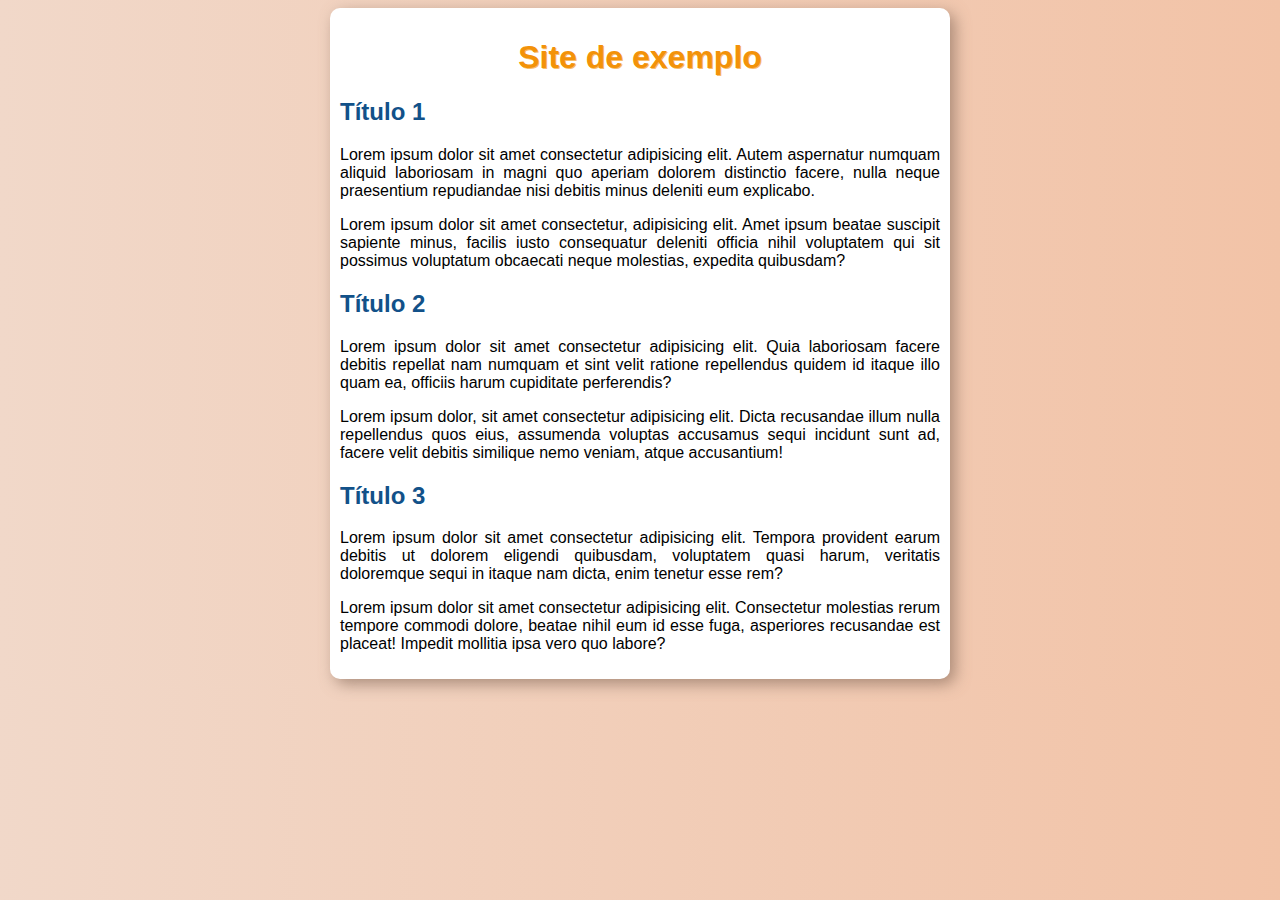
<file: atividades/atividade1/index.html>
<!DOCTYPE html>
<html lang="pt-br">
<head>
    <meta charset="UTF-8">
    <meta http-equiv="X-UA-Compatible" content="IE=edge">
    <meta name="viewport" content="width=device-width, initial-scale=1.0">
    <link rel="stylesheet" href="style.css">
    <title>Site de exemplo</title>
</head>
<body>
    <main>
    <h1>Site de exemplo</h1>
    <h2>Título 1</h2>
    <p>Lorem ipsum dolor sit amet consectetur adipisicing elit. Autem aspernatur numquam aliquid laboriosam in magni quo aperiam dolorem distinctio facere, nulla neque praesentium repudiandae nisi debitis minus deleniti eum explicabo.</p>
    <p>Lorem ipsum dolor sit amet consectetur, adipisicing elit. Amet ipsum beatae suscipit sapiente minus, facilis iusto consequatur deleniti officia nihil voluptatem qui sit possimus voluptatum obcaecati neque molestias, expedita quibusdam?</p>
    <h2>Título 2</h2>
    <p>Lorem ipsum dolor sit amet consectetur adipisicing elit. Quia laboriosam facere debitis repellat nam numquam et sint velit ratione repellendus quidem id itaque illo quam ea, officiis harum cupiditate perferendis?</p>
    <p>Lorem ipsum dolor, sit amet consectetur adipisicing elit. Dicta recusandae illum nulla repellendus quos eius, assumenda voluptas accusamus sequi incidunt sunt ad, facere velit debitis similique nemo veniam, atque accusantium!</p>
    <h2>Título 3</h2>
    <p>Lorem ipsum dolor sit amet consectetur adipisicing elit. Tempora provident earum debitis ut dolorem eligendi quibusdam, voluptatem quasi harum, veritatis doloremque sequi in itaque nam dicta, enim tenetur esse rem?</p>
    <p>Lorem ipsum dolor sit amet consectetur adipisicing elit. Consectetur molestias rerum tempore commodi dolore, beatae nihil eum id esse fuga, asperiores recusandae est placeat! Impedit mollitia ipsa vero quo labore?</p>
</main>
</body>
</html>
</file>
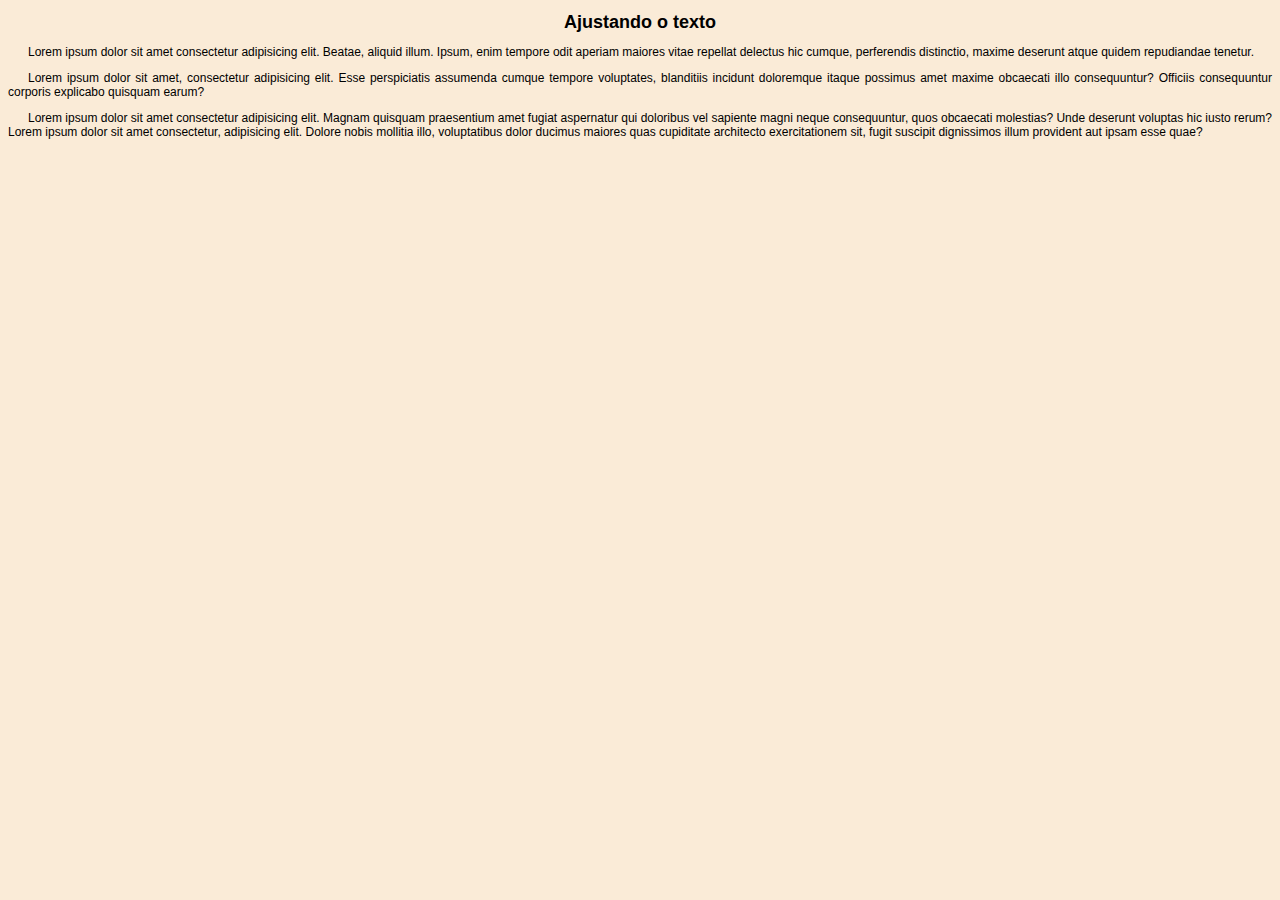
<file: atividades/atividade2/index.html>
<!DOCTYPE html>
<html lang="pt-br">
<head>
    <meta charset="UTF-8">
    <meta http-equiv="X-UA-Compatible" content="IE=edge">
    <meta name="viewport" content="width=device-width, initial-scale=1.0">
    <link rel="stylesheet" href="style.css">
    <title>Ajustando o texto</title>
</head>
<body>
    <h1>Ajustando o texto</h1>
    <p>Lorem ipsum dolor sit amet consectetur adipisicing elit. Beatae, aliquid illum. Ipsum, enim tempore odit aperiam maiores vitae repellat delectus hic cumque, perferendis distinctio, maxime deserunt atque quidem repudiandae tenetur.</p>
    <p>Lorem ipsum dolor sit amet, consectetur adipisicing elit. Esse perspiciatis assumenda cumque tempore voluptates, blanditiis incidunt doloremque itaque possimus amet maxime obcaecati illo consequuntur? Officiis consequuntur corporis explicabo quisquam earum?</p>
    <p>Lorem ipsum dolor sit amet consectetur adipisicing elit. Magnam quisquam praesentium amet fugiat aspernatur qui doloribus vel sapiente magni neque consequuntur, quos obcaecati molestias? Unde deserunt voluptas hic iusto rerum?Lorem ipsum dolor sit amet consectetur, adipisicing elit. Dolore nobis mollitia illo, voluptatibus dolor ducimus maiores quas cupiditate architecto exercitationem sit, fugit suscipit dignissimos illum provident aut ipsam esse quae?</p>
</body>
</html>
</file>
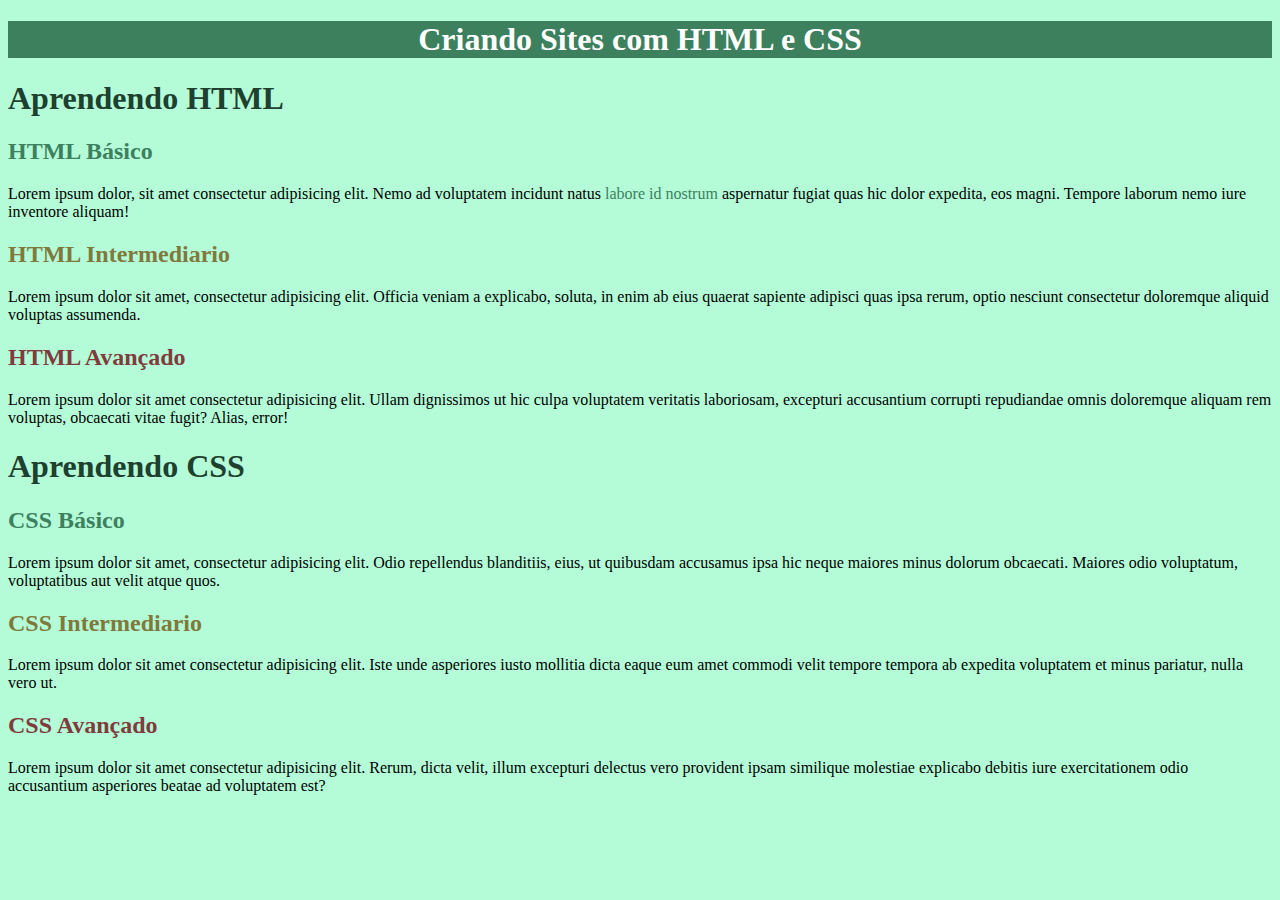
<file: atividades/atividade3/index.html>
<!DOCTYPE html>
<html lang="pt-br">
<head>
    <meta charset="UTF-8">
    <meta http-equiv="X-UA-Compatible" content="IE=edge">
    <meta name="viewport" content="width=device-width, initial-scale=1.0">
    <link rel="stylesheet" href="style.css">
    <title>Seletores Personalizados</title>
</head>
<body>
    <h1 id="principal">Criando Sites com HTML e CSS</h1>
    <h1>Aprendendo HTML</h1>
    <h2 class="basico">HTML Básico</h2>
    <p>Lorem ipsum dolor, sit amet consectetur adipisicing elit. Nemo ad voluptatem incidunt natus <span class="basico">labore id nostrum </span> aspernatur fugiat quas hic dolor expedita, eos magni. Tempore laborum nemo iure inventore aliquam!</p>
    <h2 class="intermediario">HTML Intermediario </h2>
    <p>Lorem ipsum dolor sit amet, consectetur adipisicing elit. Officia veniam a explicabo, soluta, in enim ab eius quaerat sapiente adipisci quas ipsa rerum, optio nesciunt consectetur doloremque aliquid voluptas assumenda.</p>
    <h2 class="avançado">HTML Avançado</h2>
    <p>Lorem ipsum dolor sit amet consectetur adipisicing elit. Ullam dignissimos ut hic culpa voluptatem veritatis laboriosam, excepturi accusantium corrupti repudiandae omnis doloremque aliquam rem voluptas, obcaecati vitae fugit? Alias, error!</p>
    <h1>Aprendendo CSS</h1>
    <h2 class="basico">CSS Básico</h2>
    <p>Lorem ipsum dolor sit amet, consectetur adipisicing elit. Odio repellendus blanditiis, eius, ut quibusdam accusamus ipsa hic neque maiores minus dolorum obcaecati. Maiores odio voluptatum, voluptatibus aut velit atque quos.</p>
    <h2 class="intermediario">CSS Intermediario</h2>
    <p>Lorem ipsum dolor sit amet consectetur adipisicing elit. Iste unde asperiores iusto mollitia dicta eaque eum amet commodi velit tempore tempora ab expedita voluptatem et minus pariatur, nulla vero ut.</p>
    <h2 class="avançado">CSS Avançado</h2>
    <p>Lorem ipsum dolor sit amet consectetur adipisicing elit. Rerum, dicta velit, illum excepturi delectus vero provident ipsam similique molestiae explicabo debitis iure exercitationem odio accusantium asperiores beatae ad voluptatem est?</p>
</body>
</html>
</file>
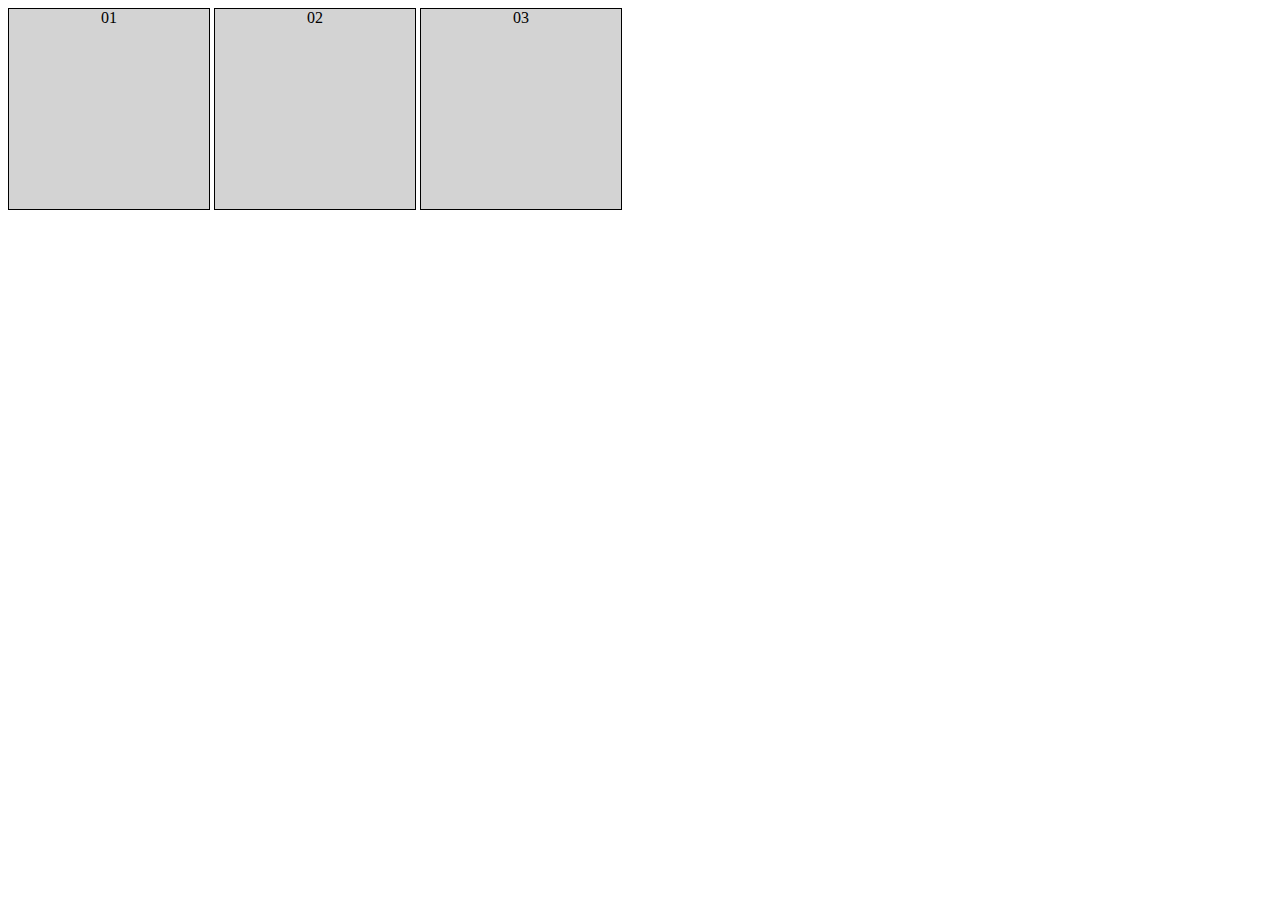
<file: atividades/atividade4/index.html>
<!DOCTYPE html>
<html lang="pt-br">
<head>
    <meta charset="UTF-8">
    <meta http-equiv="X-UA-Compatible" content="IE=edge">
    <meta name="viewport" content="width=device-width, initial-scale=1.0">
    <title>Pseudo-classes</title>
    <style>
        div{
            display: inline-block;
            background-color: lightgrey;
            border: 1px solid black;
            text-align: center;
            height: 200px;
            width: 200px;
        }
        div:hover{
            background-color: yellow;
        }
    </style>
</head>
<body>
    <div id="d1">01</div>
    <div id="d2">02</div>
    <div id="d3">03</div>
</body>
</html>
</file>
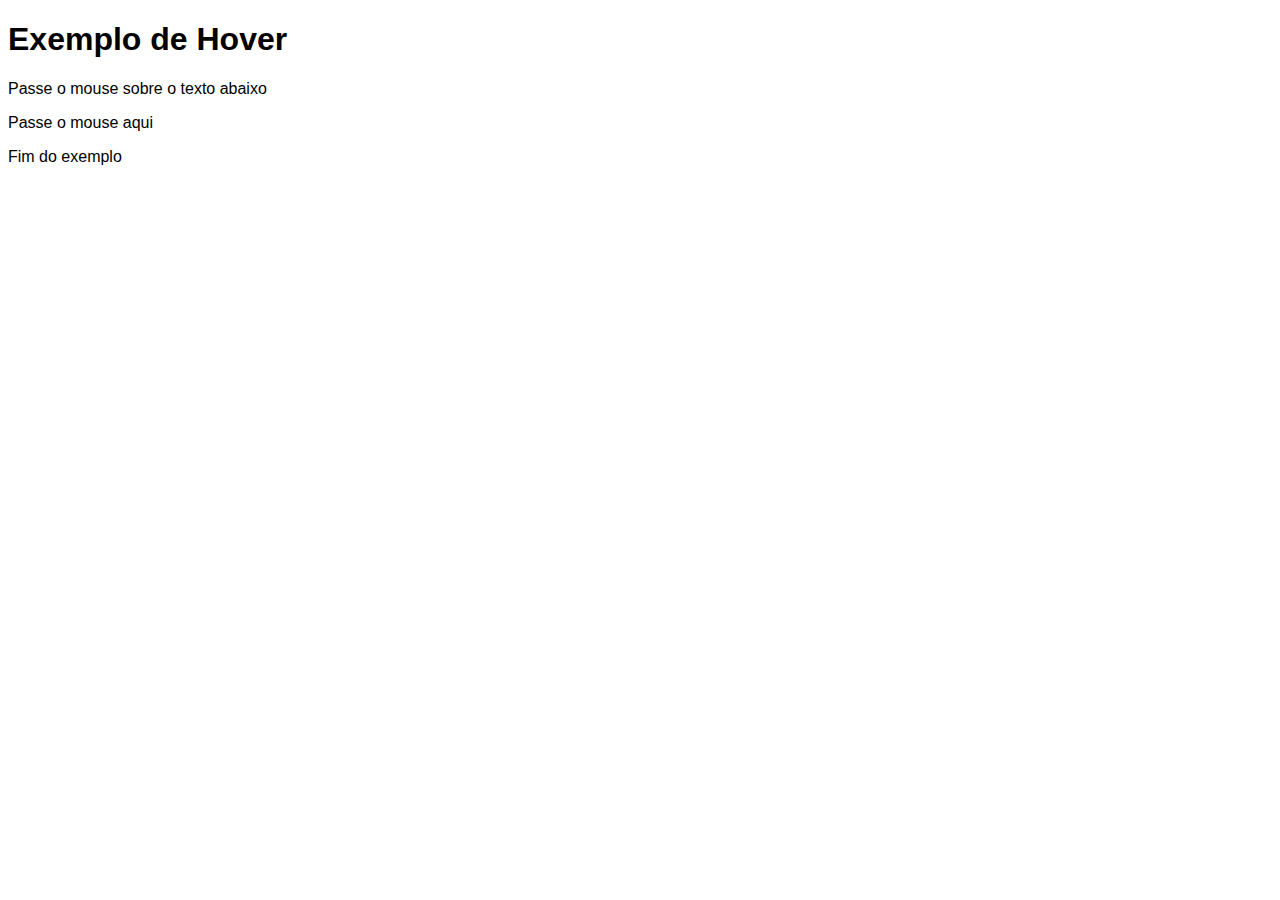
<file: atividades/atividade5/index.html>
<!DOCTYPE html>
<html lang="pt-br">
<head>
    <meta charset="UTF-8">
    <meta http-equiv="X-UA-Compatible" content="IE=edge">
    <meta name="viewport" content="width=device-width, initial-scale=1.0">
    <style>
        body{
            font-family: Arial, Helvetica, sans-serif;
        }

        div > p{
            display: none;
        }

        div:hover > p{
            display: block;
            color: white;
            background-color: red;
            width: 300px;
        }

        div:hover{
            color: red;
        }
    </style>
    <title>Exemplo de hover</title>
</head>
<body>
    <h1>Exemplo de Hover</h1>
    <p>Passe o mouse sobre o texto abaixo</p>
    <div>
        Passe o mouse aqui
        <p>TEXTO ESCONDIDO....</p>
    </div>

    <p>Fim do exemplo</p>
</body>
</html>
</file>
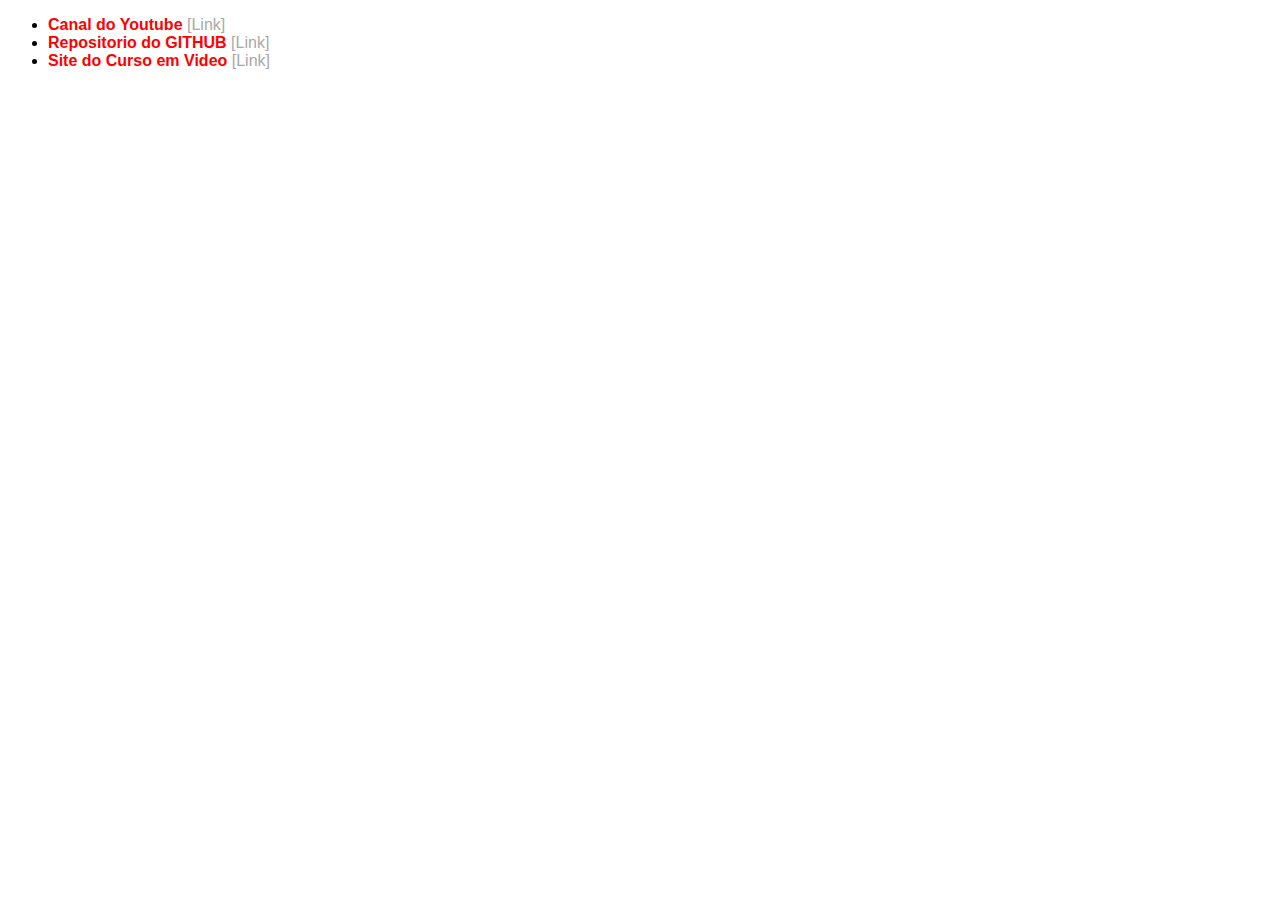
<file: atividades/atividade6/index.html>
<!DOCTYPE html>
<html lang="pt-br">
<head>
    <meta charset="UTF-8">
    <meta http-equiv="X-UA-Compatible" content="IE=edge">
    <meta name="viewport" content="width=device-width, initial-scale=1.0">
    <style>
        body{
            font-family: Arial, Helvetica, sans-serif;
        }

        a{
            color: red;
            text-decoration: none;
            font-weight: bold;
        }

        a:visited{
            color: darkred;
        }

        a:hover{
            color: black;
            text-decoration: underline;
        }

        a:active{
            color: yellow;
        }

        a::after{
            content: ' [Link]';
            text-decoration: none;
            font-weight: normal;
            color: darkgray;
        }
    </style>
    <title>Personalizando Links </title>
</head>
<body>
    <ul>
        <li><a href="https://www.youtube.com/c/CursoemV%C3%ADdeo" target="_blank">Canal do Youtube</a></li>
        <li><a href="https://www.youtube.com/c/CursoemV%C3%ADdeo" target="_blank">Repositorio do GITHUB</a></li>
        <li><a href="https://www.cursoemvideo.com/" target="_blank">Site do Curso em Video</a></li>
    </ul>
</body>
</html>
</file>
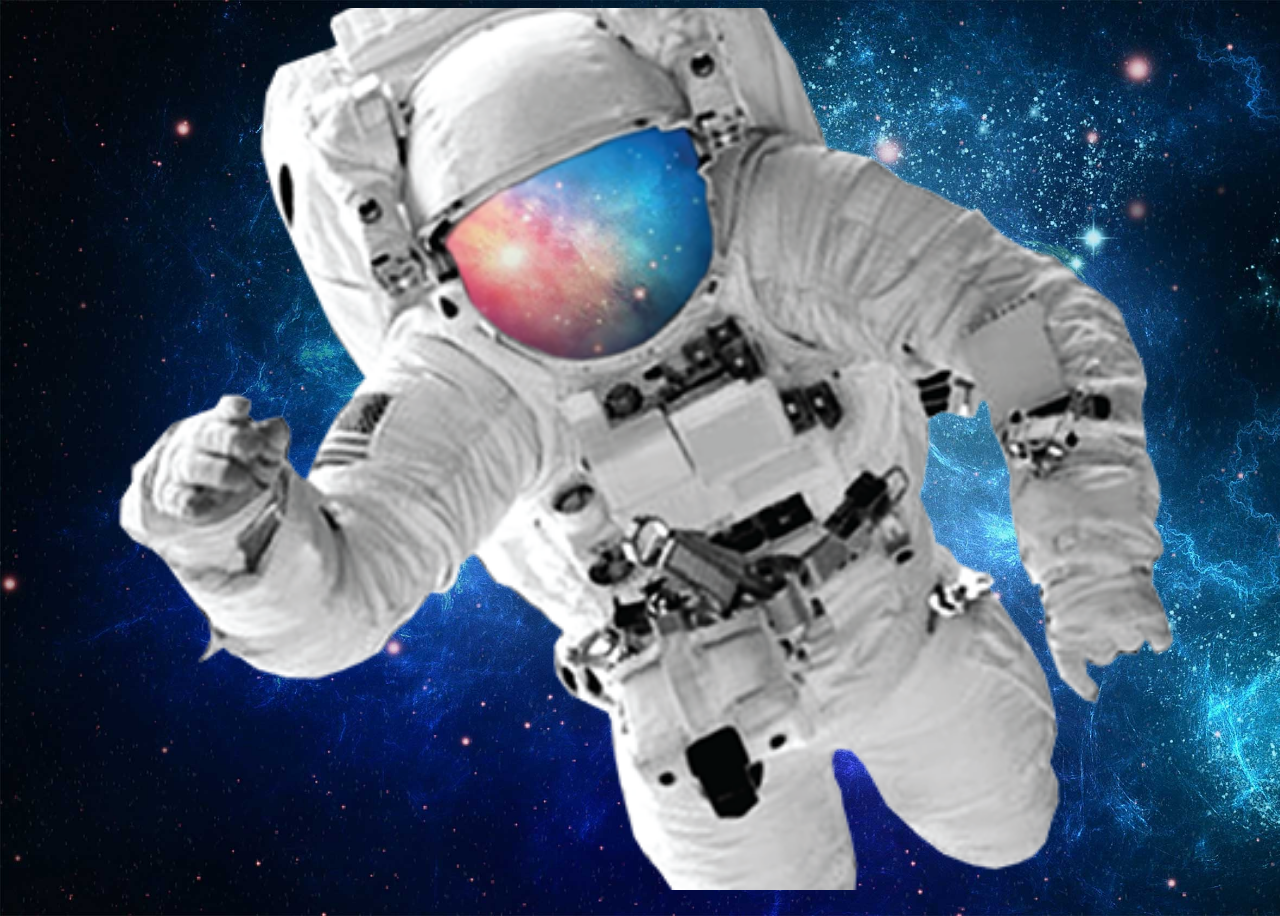
<file: desafios/decimoprimeirodesafio/index.html>
<!DOCTYPE html>
<html lang="pt-br">
<head>
    <meta charset="UTF-8">
    <meta http-equiv="X-UA-Compatible" content="IE=edge">
    <meta name="viewport" content="width=device-width, initial-scale=1.0">
    <title>Astronauta</title>
    <style>
        body{
            background-image: url('imagens/espaco.jpg');
            background-repeat: no-repeat;
            background-size: cover;
            height: 100vh;
        }

        div.astronauta{
            background-image: url('imagens/astronauta.png');
            height: 98vh;
            background-size: 1200px;
            background-repeat: no-repeat;
            background-position: center center;
        }
    </style>
</head>
<body>
    <div class="astronauta"></div>
</body>
</html>
</file>
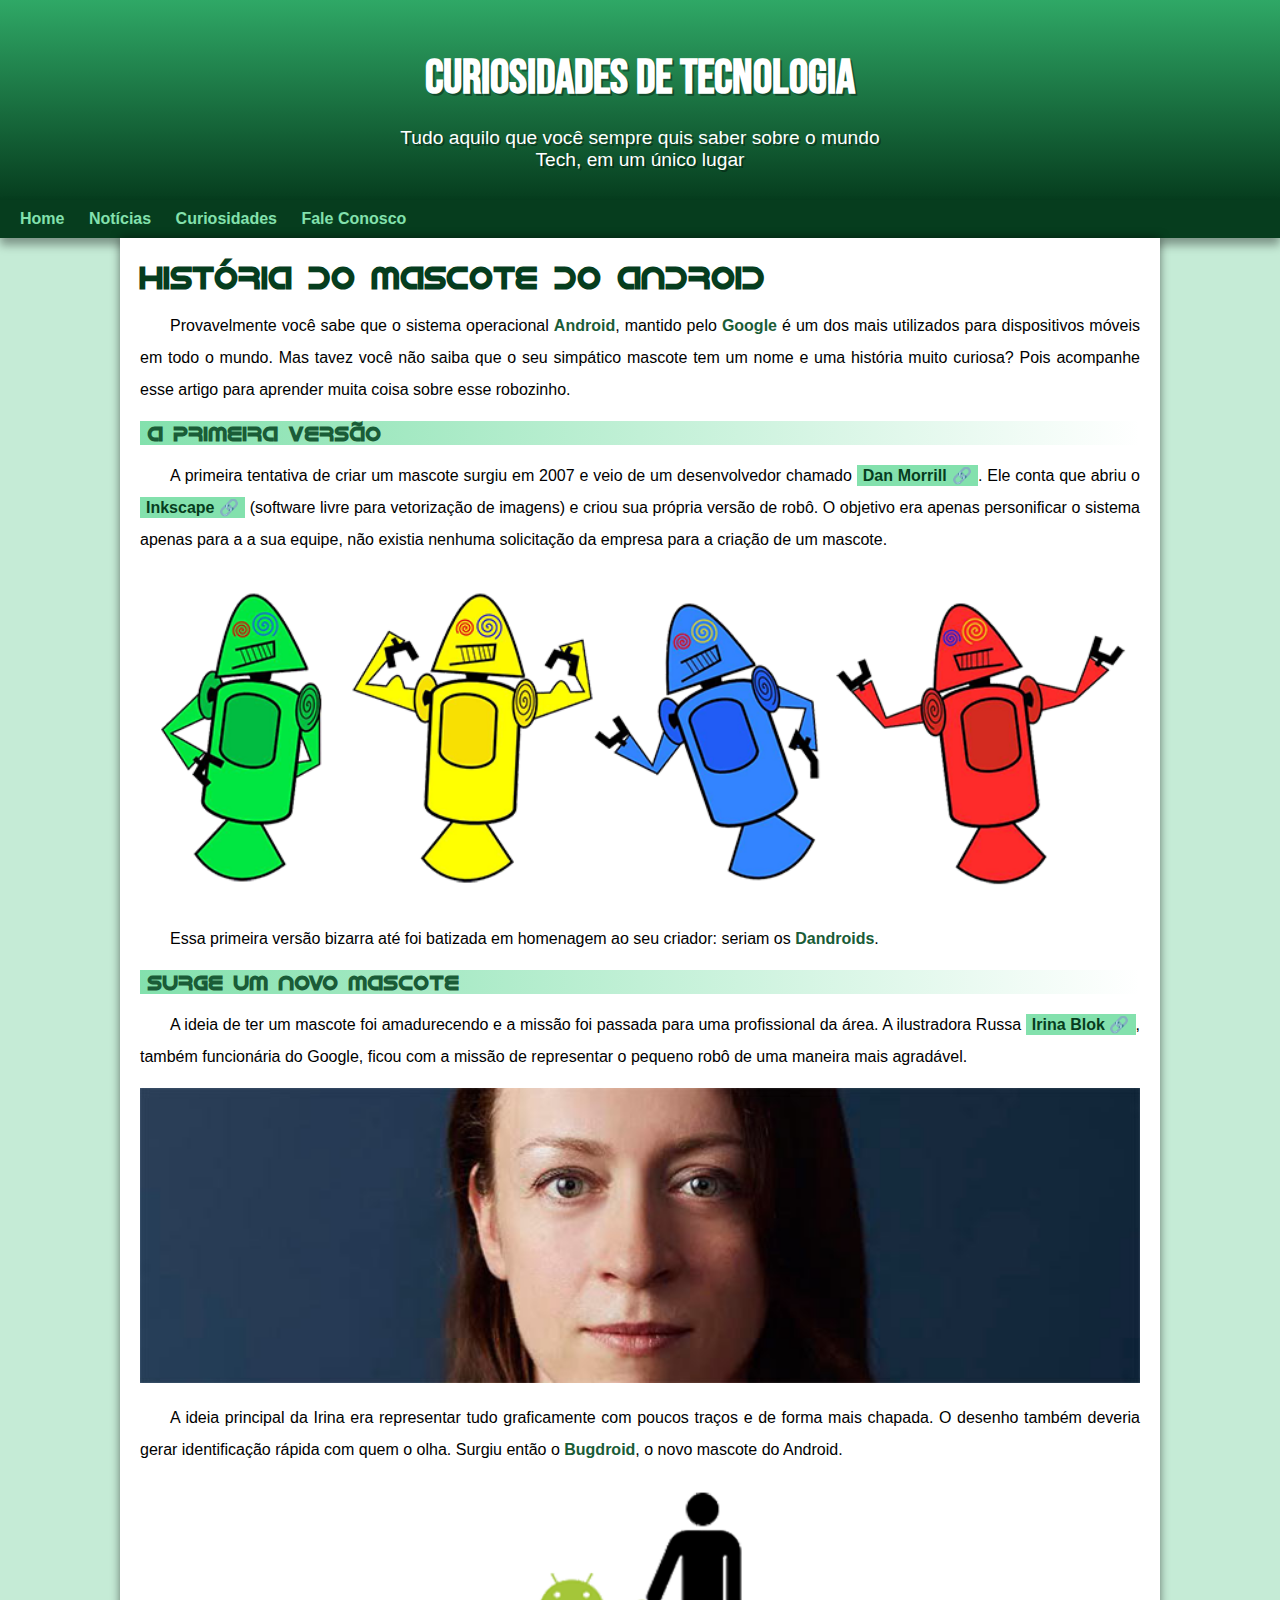
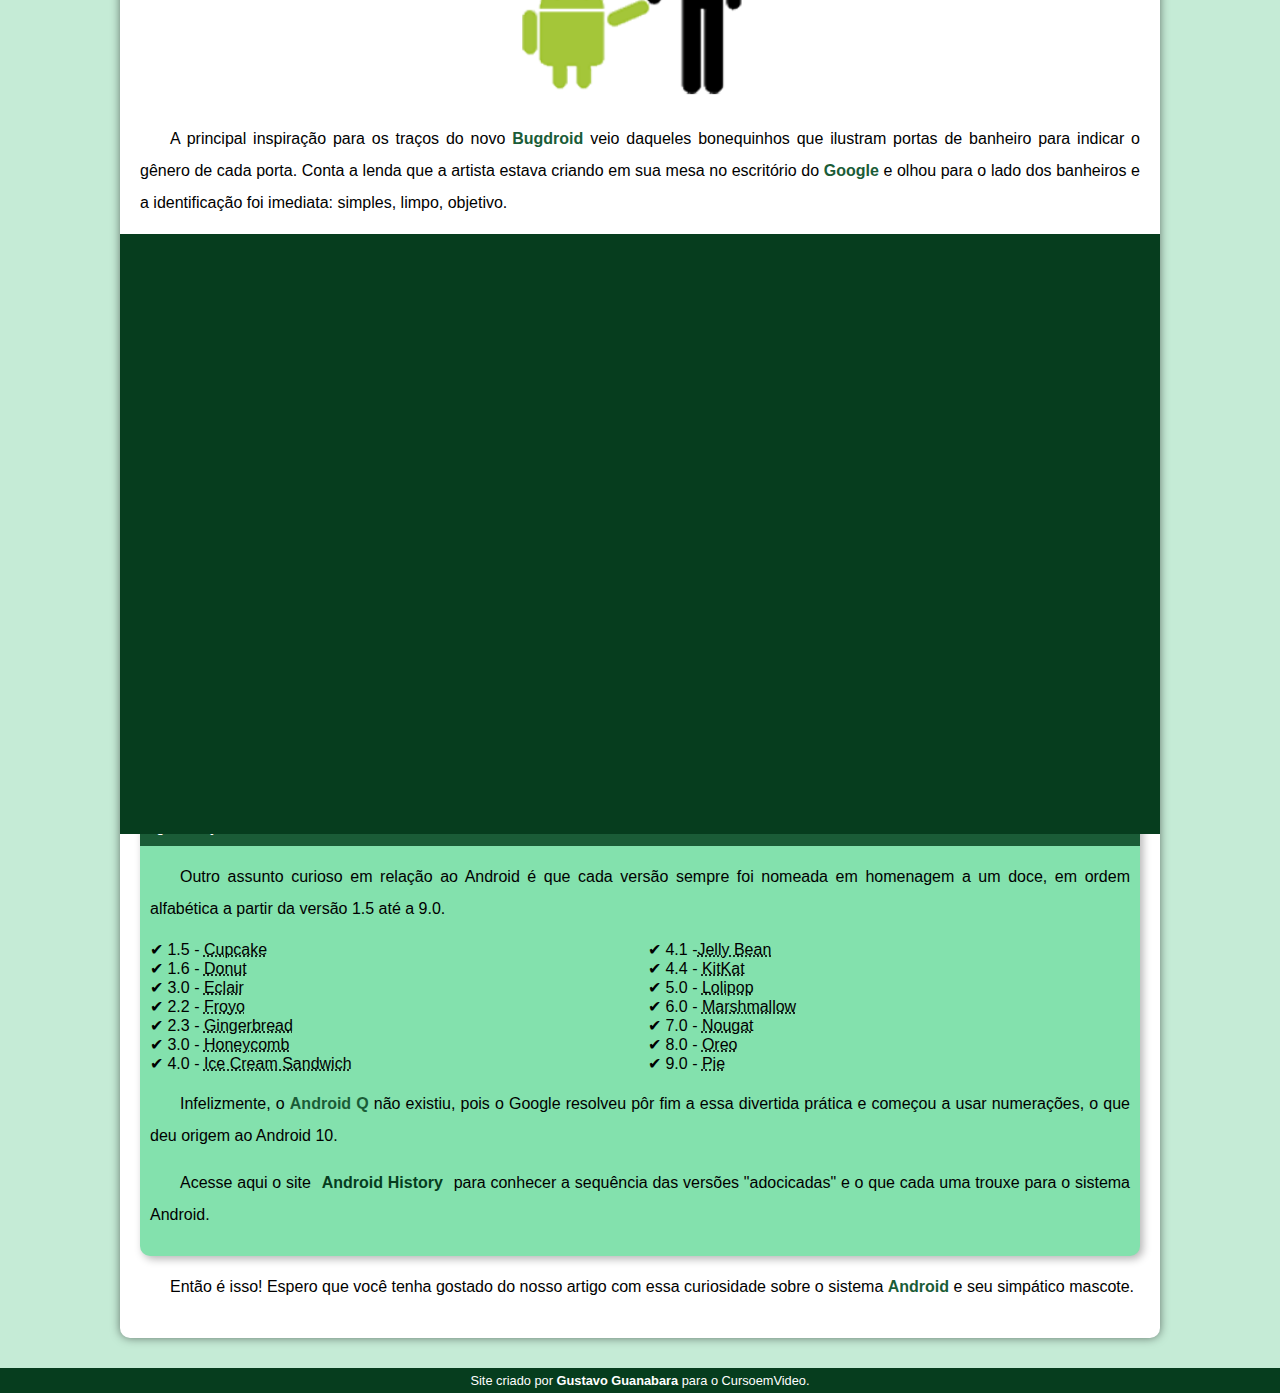
<file: desafios/decimodesafio/android.html>
<!DOCTYPE html>
<html lang="pt-br">
<head>
    <meta charset="UTF-8">
    <meta http-equiv="X-UA-Compatible" content="IE=edge">
    <meta name="viewport" content="width=device-width, initial-scale=1.0">
    <link rel="shortcut icon" href="./imagens/favicon.ico" type="image/x-icon">
    <link rel="stylesheet" href="./css/style.css">
    <title>Como surgiu o mascote do Android?</title>
</head>
<body>
    <header>
        <h1>Curiosidades de Tecnologia</h1>
        <p>Tudo aquilo que você sempre quis saber sobre o mundo Tech, em um único lugar</p>
    </header>
    <nav>
        <a href="#">Home</a>
        <a href="#">Notícias</a>
        <a href="#">Curiosidades</a>
        <a href="#">Fale Conosco</a>
    </nav>
    <main>
        <article>
            <h1>História do Mascote do Android</h1>

            <p>Provavelmente você sabe que o sistema operacional <strong>Android</strong>, mantido pelo <strong>Google</strong> é um dos mais utilizados para dispositivos móveis em todo o mundo. Mas tavez você não saiba que o seu simpático mascote tem um nome e uma história muito curiosa? Pois acompanhe esse artigo para aprender muita coisa sobre esse robozinho.</p>
            
            <h2>A primeira versão</h2>
            
            <p>A primeira tentativa de criar um mascote surgiu em 2007 e veio de um desenvolvedor chamado <a href="https://androidcommunity.com/dan-morrill-shows-us-the-android-mascot-that-almost-was-20130103/" target="_blank" class="externo">Dan Morrill</a>. Ele conta que abriu o <a href="https://inkscape.org/pt-br/" target="_blank" class="externo">Inkscape</a> (software livre para vetorização de imagens) e criou sua própria versão de robô. O objetivo era apenas personificar o sistema apenas para a a sua equipe, não existia nenhuma solicitação da empresa para a criação de um mascote.</p>
            
            <picture>
            <source media="(max-width: 670px)" srcset="imagens/dan-droids-pq.png">
            <img src="imagens/dan-droids.png" alt="Primeiro mascote do Android">
            </picture>
            
            <p>Essa primeira versão bizarra até foi batizada em homenagem ao seu criador: seriam os <strong>Dandroids</strong>.</p>
            
            <h2>Surge um novo mascote</h2>
            
            <p>A ideia de ter um mascote foi amadurecendo e a missão foi passada para uma profissional da área. A ilustradora Russa <a href="https://www.irinablok.com/android" target="_blank" class="externo">Irina Blok</a>, também funcionária do Google, ficou com a missão de representar o pequeno robô de uma maneira mais agradável.</p>
            
            <picture>
                <source media="(max-width: 670px)" srcset="imagens/irina-blok-pq.jpg">
                <img src="imagens/irina-blok.jpg" alt="Foto da autora">
            </picture>
            
            <p>A ideia principal da Irina era representar tudo graficamente com poucos traços e de forma mais chapada. O desenho também deveria gerar identificação rápida com quem o olha. Surgiu então o <strong>Bugdroid</strong>, o novo mascote do Android.</p>
            
            <img src="imagens/bugdroid.png" class="pequena" alt="Bugdroid">
            
            <p>
                A principal inspiração para os traços do novo <strong>Bugdroid</strong> veio daqueles bonequinhos que ilustram portas de banheiro para indicar o gênero de cada porta. Conta a lenda que a artista estava criando em sua mesa no escritório do <strong>Google</strong> e olhou para o lado dos banheiros e a identificação foi imediata: simples, limpo, objetivo.
            </p>

            <div class="video">
                <iframe width="560" height="315" src="https://www.youtube.com/embed/l2UDgpLz20M" title="YouTube video player" frameborder="0" allow="accelerometer; autoplay; clipboard-write; encrypted-media; gyroscope; picture-in-picture" allowfullscreen></iframe>
            </div>
             
            <aside>
                <h3>Quer aprender mais?</h3>
                
                <p>Outro assunto curioso em relação ao Android é que cada versão sempre foi nomeada em homenagem a um doce, em ordem alfabética a partir da versão 1.5 até a 9.0.</p>
                
                <ul>
                    <li>1.5 - <abbr title="Bolo de Copo">Cupcake</abbr></li>
                    <li>1.6 - <abbr title="Rosquinha">Donut</abbr></li>
                    <li>3.0 - <abbr title="Bomba">Eclair</abbr></li>
                    <li>2.2 - <abbr title="Iogurte Congelado">Froyo</abbr></li>
                    <li>2.3 - <abbr title="Biscoito de Gengibre">Gingerbread</abbr></li>
                    <li>3.0 - <abbr title="Favo de Mel">Honeycomb</abbr></li>
                    <li>4.0 - <abbr title="Sanduiche de Sorvete">Ice Cream Sandwich</abbr></li>
                    <li>4.1 -<abbr title="Jujuba">Jelly Bean</abbr></li>
                    <li>4.4 - <abbr title="KitKat">KitKat</abbr></li>
                    <li>5.0 - <abbr title="Pirulito">Lolipop</abbr></li>
                    <li>6.0 - <abbr title="Marshmallow">Marshmallow</abbr></li>
                    <li>7.0 - <abbr title="Torrone">Nougat</abbr></li>
                    <li>8.0 - <abbr title="Oreo">Oreo</abbr></li>
                    <li>9.0 - <abbr title="Torta">Pie</abbr></li>
                </ul>
                
                <p>Infelizmente, o <strong>Android Q</strong> não existiu, pois o Google resolveu pôr fim a essa divertida prática e começou a usar numerações, o que deu origem ao Android 10.</p>
                
                <p>Acesse aqui o site <a href="https://www.android.com/intl/en_uk/history/" target="_blank">Android History</a> para conhecer a sequência das versões "adocicadas" e o que cada uma trouxe para o sistema Android.</p>
            </aside>
            <p>Então é isso! Espero que você tenha gostado do nosso artigo com essa curiosidade sobre o sistema <strong>Android</strong> e seu simpático mascote.</p>
        </article>
    </main>
    <footer>
        <p>Site criado por <a href="https://github.com/gustavoguanabara" target="_blank">Gustavo Guanabara</a> para o CursoemVideo.</p>
    </footer>
</body>
</html>
</file>
<file: atividades/atividade1/style.css>
@charset "UTF-8";

*{
    font-family: Arial, Helvetica, sans-serif;
}

main{
    background-color: #ffffff;
    border-radius: 10px;
    box-shadow: 5px 5px 15px rgba(136, 109, 93, 0.683);
    width: 600px;
    padding: 10px;
    margin: auto;
}

body{
    background-image: linear-gradient(to right, #F1D8C9, #F2C3A7);
}

h1{
 color: #F39209;
 text-align: center;
 text-shadow: 1px 1px 0px #f392099d;
}
h2{
 color: #125189;
}

p{
    text-align: justify;
}
</file>
<file: atividades/atividade2/style.css>
@charset "UTF-8";

body{
background-color: antiquewhite;
}

h1{
    text-align: center;
    font-family: Arial, Helvetica, sans-serif;
    font-size: 18px;
}

p{
    font-family: Arial, Helvetica, sans-serif;
    font-size: 12px;
    text-align: justify;
    text-indent: 20px;
}
</file>
<file: atividades/atividade3/style.css>
@charset "UTF-8";

body{
 background-color: #b3fcd7;
}

h1{
    color: #1e402f;
}

h1#principal{
    text-align: center;
    background-color: #3c805e;
    color: white;
}

h2{
    color: #3c805e;
}

.basico{
    color: #3c805e;
}

.intermediario{
    color: #80793c;
}

.avançado{
    color: #803c3c;
}
</file>
<file: desafios/decimodesafio/css/style.css>
@charset "UTF-8";

@import url('https://fonts.googleapis.com/css2?family=Bebas+Neue&display=swap');

@font-face{
    font-family: 'Android';
    src: url('../fontes/idroid.otf') format('opentype');
    font-weight: normal;
}

:root{
   --cor0: #c5ebd6;
   --cor1: #83e1ad;
   --cor2: #3ddc84;
   --cor3: #2fa866;
   --cor4: #1a5c37;
   --cor5: #063d1e;

   --font-padrao: Arial, Verdana, Helvetica, sans-serif;
   --font-destaque:'Bebas Neue', cursive;
   --font-android:'Android', cursive;
}

*{
    margin: 0px;
    padding: 0px;
}

a.externo::after{
    content: '\00A0\1F517';
}

body{
    background-color: var(--cor0);
    font-family: var(--font-padrao);
}

div.video{
    background-color: var(--cor5);
    margin: 0px -20px -30px -20px;
    padding: 20px;
    padding-bottom: 58%;
    position: relative;
}

div.video iframe{
    position: absolute;
    top: 5%;
    left: 5%;
    width: 90%;
    height: 90%;
}

main p{
    margin: 15px 0px;
    text-align: justify;
    text-indent: 30px;
    font-size: 1em;
    line-height: 2em;
}

header{
    background-image: linear-gradient(to bottom, var(--cor3), var(--cor5));
    min-height: 150px;
    text-align: center;
    padding-top: 50px;
}

header > h1{
    color: white;
    font-family: var(--font-destaque);
    font-size: 3em;
    margin-bottom: 20px;
    text-shadow: 2px 2px 0px rgba(0, 0, 0, 0.359);
}

header > p{
    font-family: var(--font-padrao);
    font-size: 1.2em;
    color: white;
    max-width: 500px;
    padding-right: 10px;
    padding-left: 10px;
    margin: auto;
    margin-bottom: 20px;
    text-shadow: 2px 2px 0px rgba(0, 0, 0, 0.359);
}

nav{
    background-color: var(--cor5);
    padding: 10px;
    box-shadow: 0px 7px 9px rgba(0, 0, 0, 0.363);
}

nav > a{
    color: var(--cor1);
    padding: 10px;
    border-radius: 5px;
    text-decoration: none;
    font-weight: bold;
    transition-duration: .5 s;
}

nav > a:hover{
    background-color: var(--cor2);
    color: var(--cor5);
}

main{
    min-width: 300px;
    max-width: 1000px;
    margin: auto;
    margin-bottom: 30px;
    padding: 20px;
    background-color: white;    
    box-shadow: 0px 0px 10px rgba(0, 0, 0, 0.50);
    border-bottom-left-radius: 10px;
    border-bottom-right-radius: 10px;
}

main a{
    color: var(--cor5);
    text-decoration: none;
    font-weight: bold;
    background-color: var(--cor1);
    padding: 2px 6px;
}

main a:hover{
    text-decoration: underline;
    color: var(--cor4);
    transition-duration: .5s;
}

main strong{
    color: var(--cor4);
    font-weight: bold;
}

main img {
    width: 100%;
}

main img.pequena{
    max-width: 350px;
    display: block;
    margin: auto;
}
main h1{
    color: var(--cor5);
    font-family: var(--font-android);
}

main h2{
   font-family: var(--font-android);
   color: var(--cor4);
   font-size: 1.3em;
   background-image: linear-gradient(to right, var(--cor1), transparent);
   text-indent: 8px;
}

aside{
    background-color: var(--cor1);
    padding: 10px;
    border-radius: 10px;
    box-shadow: 3px 3px 8px rgba(0, 0, 0, 0.295);
}

aside > h3{
    background-color: var(--cor4);
    color: white;
    padding: 10px;
    margin: -10px -10px 0px -10px;
    border-radius: 10px 10px 0px 0px;
}

aside > ul{
    list-style-type: '\2714\0020';
    list-style-position: inside;
    columns: 2;
}

footer{
    background-color: var(--cor5);
    color: white;
    text-align: center;
    font-size: 0.8em;
    padding: 5px;
}

footer > p > a{
    color: white;
    font-weight: bolder;
    text-decoration: none;
}

footer > p > a:hover{
    text-decoration: underline;
    color: var(--cor1);
    transition-duration: .5s;
}
</file>
